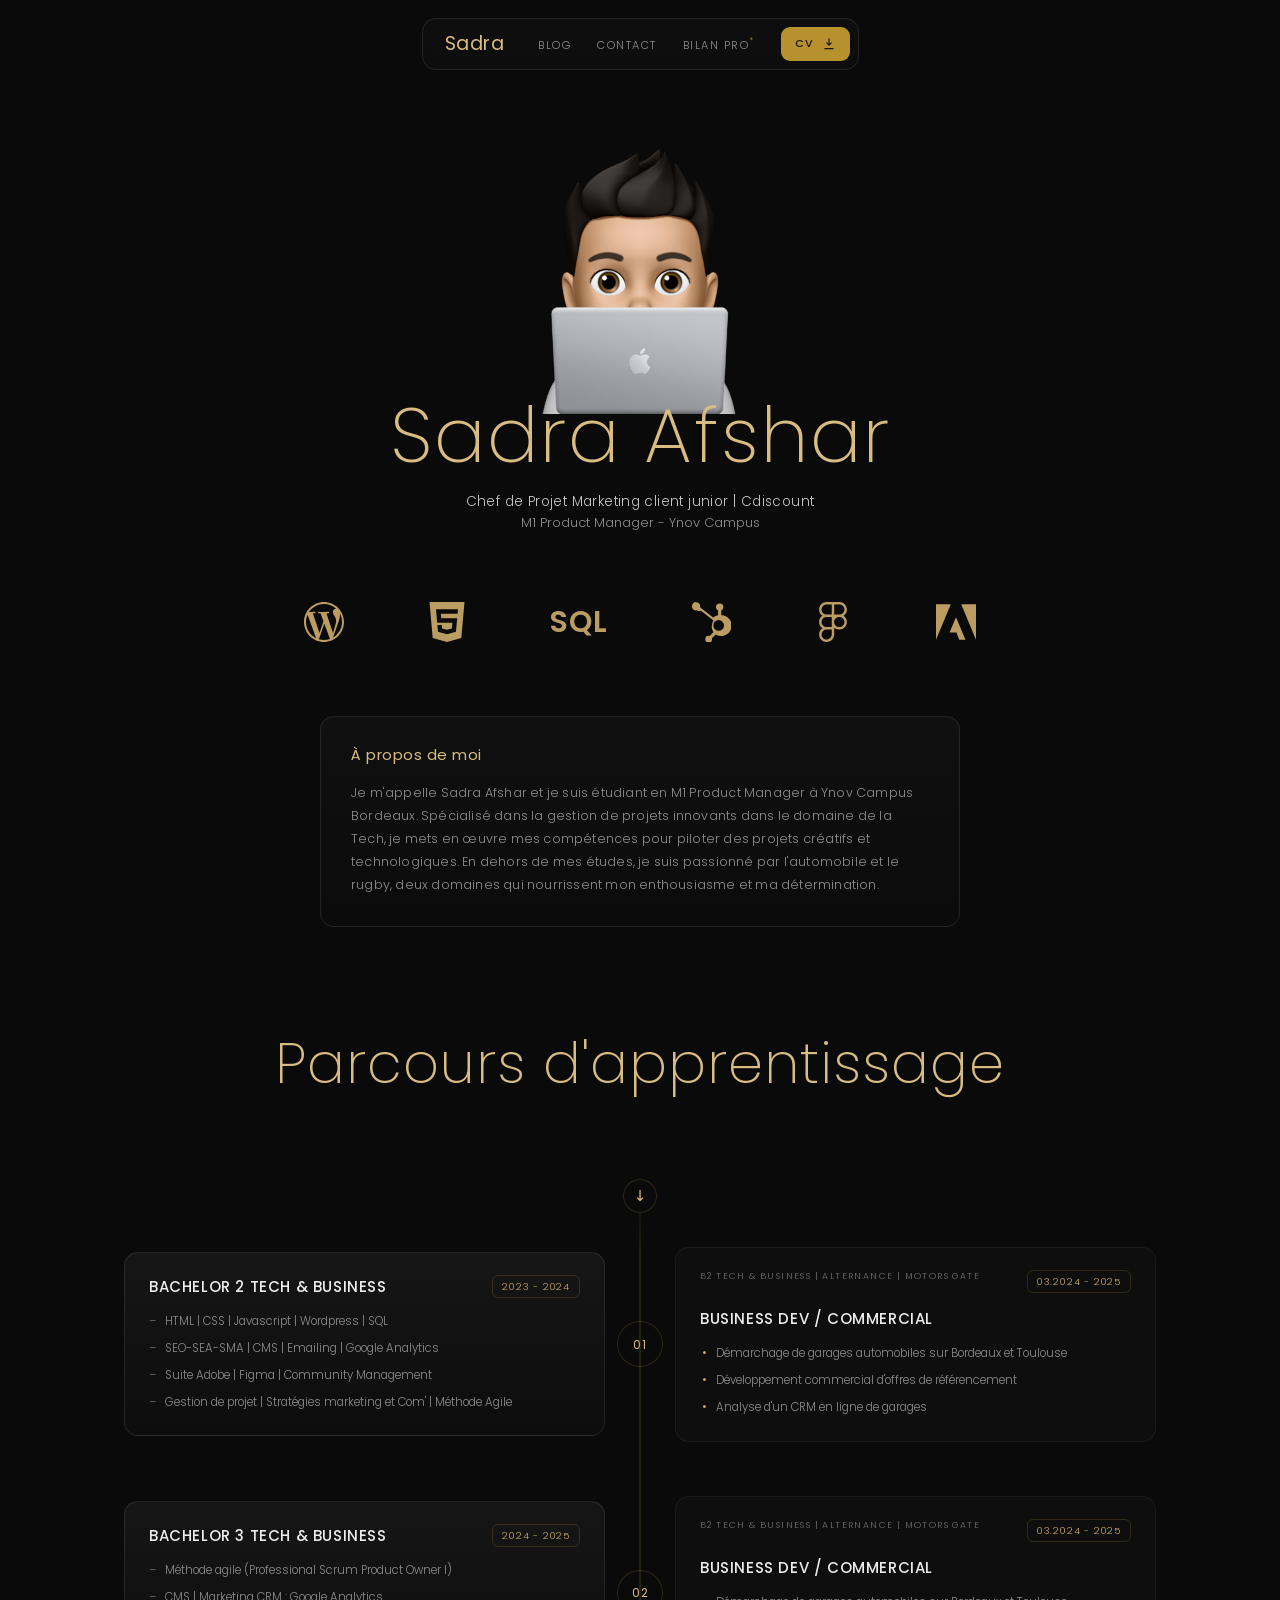
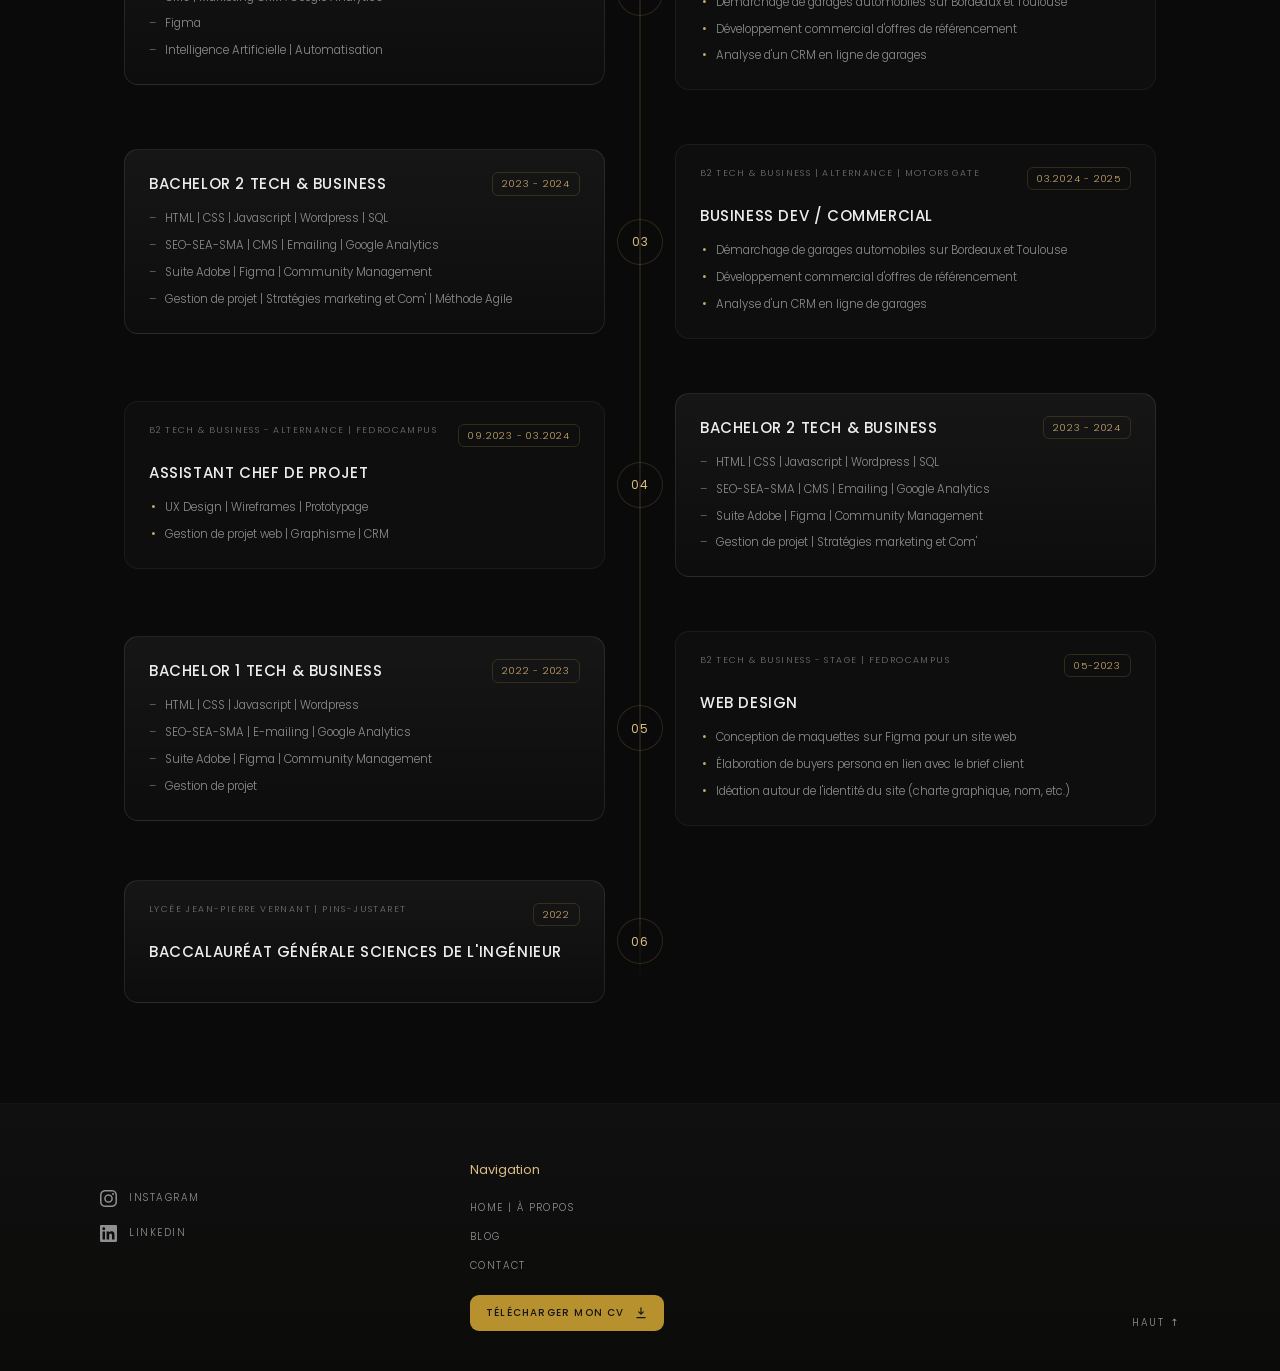
<file: index.html>
<!DOCTYPE html>
<html lang="fr">
<head>
<meta charset="UTF-8" />
<meta name="viewport" content="width=device-width, initial-scale=1.0" />
<title>Sadra Afshar — Chef de Projet Marketing</title>
<meta name="description" content="Portfolio de Sadra Afshar, Chef de Projet Marketing junior et M1 Product Manager à Ynov Campus." />
<link rel="icon" type="image/png" href="favicon.png" />
<link rel="apple-touch-icon" href="favicon.png" />
<link rel="preconnect" href="https://fonts.googleapis.com" />
<link rel="preconnect" href="https://fonts.gstatic.com" crossorigin />
<link href="https://fonts.googleapis.com/css2?family=Poppins:wght@200;300;400;500;600&display=swap" rel="stylesheet" />
<link rel="stylesheet" href="styles.css" />
<script>document.documentElement.classList.add('js');</script>
</head>
<body id="top">

  <!-- ===================== NAV ===================== -->
  <header class="nav-wrap">
    <nav class="nav">
      <a href="#top" class="brand">Sadra</a>
      <ul class="nav-links">
        <li><a href="blog.html">BLOG</a></li>
        <li><a href="contact.html">CONTACT</a></li>
        <li><a href="bilan-pro.html">BILAN PRO<sup>*</sup></a></li>
      </ul>
      <a href="#cv" class="btn-cv">
        CV
        <svg viewBox="0 0 24 24" aria-hidden="true"><path d="M12 3v11m0 0-4-4m4 4 4-4M5 20h14"/></svg>
      </a>
    </nav>
  </header>

  <main>
    <!-- ===================== HERO ===================== -->
    <section class="hero">
      <div class="avatar">
        <img class="avatar-art" src="memoji-hero.png" width="600" height="600" alt="Memoji de Sadra Afshar derrière un MacBook" decoding="async" />
      </div>

      <h1 class="hero-name">Sadra Afshar</h1>
      <p class="hero-role">Chef de Projet Marketing client junior | Cdiscount</p>
      <p class="hero-school">M1 Product Manager - Ynov Campus</p>
    </section>

    <!-- ===================== STACK ICONS ===================== -->
    <section class="stack" aria-label="Compétences techniques">
      <span class="stack-icon" title="WordPress">
        <svg viewBox="0 0 24 24"><path d="M21.469 6.825c.84 1.537 1.318 3.3 1.318 5.175 0 3.979-2.156 7.456-5.363 9.325l3.295-9.527c.615-1.54.82-2.771.82-3.864 0-.405-.026-.78-.07-1.11m-7.981.105c.647-.03 1.232-.105 1.232-.105.582-.075.514-.93-.067-.899 0 0-1.755.135-2.88.135-1.064 0-2.85-.15-2.85-.15-.585-.03-.661.855-.075.885 0 0 .54.061 1.125.09l1.68 4.605-2.37 7.08L5.354 6.9c.649-.03 1.234-.1 1.234-.1.585-.075.516-.93-.065-.896 0 0-1.746.138-2.874.138-.2 0-.438-.008-.69-.015C4.911 3.15 8.235 1.215 12 1.215c2.809 0 5.365 1.072 7.286 2.833-.046-.003-.091-.009-.141-.009-1.06 0-1.812.923-1.812 1.914 0 .89.513 1.643 1.06 2.531.41.72.89 1.643.89 2.977 0 .915-.354 1.994-.821 3.479l-1.075 3.585-3.9-11.61.001.014zM12 22.784c-1.059 0-2.081-.153-3.048-.437l3.237-9.406 3.315 9.087c.024.053.05.101.078.149-1.12.393-2.325.609-3.582.609M1.211 12c0-1.564.336-3.05.935-4.39L7.29 21.709C3.694 19.96 1.212 16.271 1.211 12M12 0C5.385 0 0 5.385 0 12s5.385 12 12 12 12-5.385 12-12S18.615 0 12 0"/></svg>
      </span>
      <span class="stack-icon" title="HTML5">
        <svg viewBox="0 0 24 24"><path d="M1.5 0h21l-1.91 21.563L11.977 24l-8.564-2.438L1.5 0zm7.031 9.75l-.232-2.718 10.059.003.23-2.622L5.412 4.41l.698 8.01h9.126l-.326 3.426-2.91.804-2.955-.81-.188-2.11H6.248l.33 4.171L12 19.351l5.379-1.443.744-8.157H8.531z"/></svg>
      </span>
      <span class="stack-icon stack-text" title="SQL">SQL</span>
      <span class="stack-icon" title="HubSpot">
        <svg viewBox="0 0 24 24"><path d="M18.164 7.93V5.084a2.198 2.198 0 0 0 1.267-1.978v-.067A2.2 2.2 0 0 0 17.238.845h-.067a2.2 2.2 0 0 0-2.193 2.194v.067a2.196 2.196 0 0 0 1.252 1.973l.013.006v2.852a6.22 6.22 0 0 0-2.969 1.31l.012-.01-7.86-6.12A2.49 2.49 0 1 0 3.36 5.024a2.484 2.484 0 0 0 1.215.314c.435 0 .843-.112 1.198-.308l-.013.007 7.731 6.018a6.215 6.215 0 0 0-1.05 3.474c0 1.31.404 2.526 1.094 3.53l-.013-.02-2.351 2.351a1.999 1.999 0 0 0-.581-.093 2.034 2.034 0 1 0 2.032 2.032 1.99 1.99 0 0 0-.093-.581l.005.017 2.326-2.326a6.247 6.247 0 1 0 4.736-11.392l-.067-.024zm-1.55 9.318a3.206 3.206 0 1 1 .003-6.413 3.206 3.206 0 0 1-.003 6.413z"/></svg>
      </span>
      <span class="stack-icon" title="Figma">
        <svg viewBox="0 0 24 24"><path d="M15.852 8.981h-4.588V0h4.588c2.476 0 4.49 2.014 4.49 4.49s-2.014 4.491-4.49 4.491zM12.735 7.51h3.117c1.665 0 3.019-1.355 3.019-3.019s-1.354-3.019-3.019-3.019h-3.117V7.51zm0 1.471H8.148c-2.476 0-4.49-2.015-4.49-4.491S5.672 0 8.148 0h4.588v8.981zm-4.587-7.51c-1.665 0-3.019 1.355-3.019 3.019s1.354 3.02 3.019 3.02h3.117V1.471H8.148zm4.587 15.019H8.148c-2.476 0-4.49-2.014-4.49-4.49s2.014-4.491 4.49-4.491h4.588v8.981zM8.148 8.981c-1.665 0-3.019 1.355-3.019 3.02s1.354 3.019 3.019 3.019h3.117V8.981H8.148zM8.172 24c-2.489 0-4.514-2.014-4.514-4.49s2.014-4.491 4.49-4.491h4.588v4.348c0 2.502-2.036 4.633-4.564 4.633zm-.024-7.51a3.023 3.023 0 0 0-3.019 3.02c0 1.665 1.365 3.019 3.044 3.019 1.705 0 3.093-1.471 3.093-3.162v-2.877H8.148zm7.704 0h-.166c-2.476 0-4.49-2.014-4.49-4.49s2.014-4.49 4.49-4.49h.166c2.476 0 4.49 2.014 4.49 4.49s-2.014 4.49-4.49 4.49zm-.166-7.509c-1.665 0-3.019 1.354-3.019 3.019s1.354 3.019 3.019 3.019h.166c1.665 0 3.019-1.354 3.019-3.019s-1.354-3.019-3.019-3.019h-.166z"/></svg>
      </span>
      <span class="stack-icon" title="Adobe">
        <svg viewBox="0 0 24 24"><path d="M13.966 22.624l-1.69-4.281H8.122l3.892-9.144 5.662 13.425zM8.884 1.376H0v21.248zm15.116 0h-8.884L24 22.624Z"/></svg>
      </span>
    </section>

    <!-- ===================== ABOUT ===================== -->
    <section class="about" id="apropos">
      <div class="about-card">
        <h2 class="about-title">À propos de moi</h2>
        <p class="about-text">
          Je m'appelle Sadra Afshar et je suis étudiant en M1 Product Manager à Ynov Campus Bordeaux.
          Spécialisé dans la gestion de projets innovants dans le domaine de la Tech, je mets en œuvre
          mes compétences pour piloter des projets créatifs et technologiques. En dehors de mes études,
          je suis passionné par l'automobile et le rugby, deux domaines qui nourrissent mon enthousiasme
          et ma détermination.
        </p>
      </div>
    </section>

    <!-- ===================== TIMELINE ===================== -->
    <section class="parcours" id="parcours">
      <h2 class="parcours-title">Parcours d'apprentissage</h2>

      <div class="timeline">
        <div class="t-arrow"><span aria-hidden="true">&#8595;</span></div>

        <!-- Row 1 -->
        <div class="t-row reveal">
          <article class="t-card edu is-left">
            <div class="t-head">
              <h3 class="t-title">BACHELOR 2 TECH &amp; BUSINESS</h3>
              <span class="t-date">2023 - 2024</span>
            </div>
            <ul class="t-list">
              <li>HTML | CSS | Javascript | Wordpress | SQL</li>
              <li>SEO-SEA-SMA | CMS | Emailing | Google Analytics</li>
              <li>Suite Adobe | Figma | Community Management</li>
              <li>Gestion de projet | Stratégies marketing et Com' | Méthode Agile</li>
            </ul>
          </article>
          <div class="t-node"><b>01</b></div>
          <article class="t-card exp is-right">
            <div class="t-head">
              <p class="t-eyebrow">B2 TECH &amp; BUSINESS | ALTERNANCE | MOTORS GATE</p>
              <span class="t-date">03.2024 - 2025</span>
            </div>
            <h3 class="t-title">BUSINESS DEV / COMMERCIAL</h3>
            <ul class="t-list">
              <li>Démarchage de garages automobiles sur Bordeaux et Toulouse</li>
              <li>Développement commercial d'offres de référencement</li>
              <li>Analyse d'un CRM en ligne de garages</li>
            </ul>
          </article>
        </div>

        <!-- Row 2 -->
        <div class="t-row reveal">
          <article class="t-card edu is-left">
            <div class="t-head">
              <h3 class="t-title">BACHELOR 3 TECH &amp; BUSINESS</h3>
              <span class="t-date">2024 - 2025</span>
            </div>
            <ul class="t-list">
              <li>Méthode agile (Professional Scrum Product Owner I)</li>
              <li>CMS | Marketing CRM : Google Analytics</li>
              <li>Figma</li>
              <li>Intelligence Artificielle | Automatisation</li>
            </ul>
          </article>
          <div class="t-node"><b>02</b></div>
          <article class="t-card exp is-right">
            <div class="t-head">
              <p class="t-eyebrow">B2 TECH &amp; BUSINESS | ALTERNANCE | MOTORS GATE</p>
              <span class="t-date">03.2024 - 2025</span>
            </div>
            <h3 class="t-title">BUSINESS DEV / COMMERCIAL</h3>
            <ul class="t-list">
              <li>Démarchage de garages automobiles sur Bordeaux et Toulouse</li>
              <li>Développement commercial d'offres de référencement</li>
              <li>Analyse d'un CRM en ligne de garages</li>
            </ul>
          </article>
        </div>

        <!-- Row 3 -->
        <div class="t-row reveal">
          <article class="t-card edu is-left">
            <div class="t-head">
              <h3 class="t-title">BACHELOR 2 TECH &amp; BUSINESS</h3>
              <span class="t-date">2023 - 2024</span>
            </div>
            <ul class="t-list">
              <li>HTML | CSS | Javascript | Wordpress | SQL</li>
              <li>SEO-SEA-SMA | CMS | Emailing | Google Analytics</li>
              <li>Suite Adobe | Figma | Community Management</li>
              <li>Gestion de projet | Stratégies marketing et Com' | Méthode Agile</li>
            </ul>
          </article>
          <div class="t-node"><b>03</b></div>
          <article class="t-card exp is-right">
            <div class="t-head">
              <p class="t-eyebrow">B2 TECH &amp; BUSINESS | ALTERNANCE | MOTORS GATE</p>
              <span class="t-date">03.2024 - 2025</span>
            </div>
            <h3 class="t-title">BUSINESS DEV / COMMERCIAL</h3>
            <ul class="t-list">
              <li>Démarchage de garages automobiles sur Bordeaux et Toulouse</li>
              <li>Développement commercial d'offres de référencement</li>
              <li>Analyse d'un CRM en ligne de garages</li>
            </ul>
          </article>
        </div>

        <!-- Row 4 -->
        <div class="t-row reveal">
          <article class="t-card exp is-left">
            <div class="t-head">
              <p class="t-eyebrow">B2 TECH &amp; BUSINESS - ALTERNANCE | FEDROCAMPUS</p>
              <span class="t-date">09.2023 - 03.2024</span>
            </div>
            <h3 class="t-title">ASSISTANT CHEF DE PROJET</h3>
            <ul class="t-list">
              <li>UX Design | Wireframes | Prototypage</li>
              <li>Gestion de projet web | Graphisme | CRM</li>
            </ul>
          </article>
          <div class="t-node"><b>04</b></div>
          <article class="t-card edu is-right">
            <div class="t-head">
              <h3 class="t-title">BACHELOR 2 TECH &amp; BUSINESS</h3>
              <span class="t-date">2023 - 2024</span>
            </div>
            <ul class="t-list">
              <li>HTML | CSS | Javascript | Wordpress | SQL</li>
              <li>SEO-SEA-SMA | CMS | Emailing | Google Analytics</li>
              <li>Suite Adobe | Figma | Community Management</li>
              <li>Gestion de projet | Stratégies marketing et Com'</li>
            </ul>
          </article>
        </div>

        <!-- Row 5 -->
        <div class="t-row reveal">
          <article class="t-card edu is-left">
            <div class="t-head">
              <h3 class="t-title">BACHELOR 1 TECH &amp; BUSINESS</h3>
              <span class="t-date">2022 - 2023</span>
            </div>
            <ul class="t-list">
              <li>HTML | CSS | Javascript | Wordpress</li>
              <li>SEO-SEA-SMA | E-mailing | Google Analytics</li>
              <li>Suite Adobe | Figma | Community Management</li>
              <li>Gestion de projet</li>
            </ul>
          </article>
          <div class="t-node"><b>05</b></div>
          <article class="t-card exp is-right">
            <div class="t-head">
              <p class="t-eyebrow">B2 TECH &amp; BUSINESS - STAGE | FEDROCAMPUS</p>
              <span class="t-date">05-2023</span>
            </div>
            <h3 class="t-title">WEB DESIGN</h3>
            <ul class="t-list">
              <li>Conception de maquettes sur Figma pour un site web</li>
              <li>Élaboration de buyers persona en lien avec le brief client</li>
              <li>Idéation autour de l'identité du site (charte graphique, nom, etc.)</li>
            </ul>
          </article>
        </div>

        <!-- Row 6 -->
        <div class="t-row reveal">
          <article class="t-card edu is-left">
            <div class="t-head">
              <p class="t-eyebrow">LYCÉE JEAN-PIERRE VERNANT | PINS-JUSTARET</p>
              <span class="t-date">2022</span>
            </div>
            <h3 class="t-title">BACCALAURÉAT GÉNÉRALE SCIENCES DE L'INGÉNIEUR</h3>
          </article>
          <div class="t-node"><b>06</b></div>
          <div class="is-right" aria-hidden="true"></div>
        </div>
      </div>
    </section>
  </main>

  <!-- ===================== FOOTER ===================== -->
  <footer class="footer" id="contact">
    <div class="footer-inner">
      <div class="f-social">
        <a href="#" class="f-social-link">
          <svg viewBox="0 0 24 24" aria-hidden="true"><path d="M7.0301.084c-1.2768.0602-2.1487.264-2.911.5634-.7888.3075-1.4575.72-2.1228 1.3877-.6652.6677-1.075 1.3368-1.3802 2.127-.2954.7638-.4956 1.6365-.552 2.914-.0564 1.2775-.0689 1.6882-.0626 4.947.0062 3.2586.0206 3.6671.0825 4.9473.061 1.2765.264 2.1482.5635 2.9107.308.7889.72 1.4573 1.388 2.1228.6679.6655 1.3365 1.0743 2.1285 1.38.7632.295 1.6361.4961 2.9134.552 1.2773.056 1.6884.069 4.9462.0627 3.2578-.0062 3.668-.0207 4.9478-.0814 1.28-.0607 2.147-.2652 2.9098-.5633.7889-.3086 1.4578-.72 2.1228-1.3881.665-.6682 1.0745-1.3378 1.3795-2.1284.2957-.7632.4966-1.636.552-2.9124.056-1.2809.0692-1.6898.063-4.948-.0063-3.2583-.021-3.6668-.0817-4.9465-.0607-1.2797-.264-2.1487-.5633-2.9117-.3084-.7889-.72-1.4568-1.3876-2.1228C21.2982 1.33 20.628.9208 19.8378.6165 19.074.321 18.2017.1197 16.9244.0645 15.6471.0093 15.236-.005 11.977.0014 8.718.0076 8.31.0215 7.0301.0839m.1402 21.6932c-1.17-.0509-1.8053-.2453-2.2287-.408-.5606-.216-.96-.4771-1.3819-.895-.422-.4178-.6811-.8186-.9-1.378-.1644-.4234-.3624-1.058-.4171-2.228-.0595-1.2645-.072-1.6442-.079-4.848-.007-3.2037.0053-3.583.0607-4.848.0508-1.169.2461-1.8055.408-2.2284.216-.5613.4762-.96.895-1.3816.4188-.4217.8184-.6814 1.3783-.9003.4229-.1649 1.0568-.3618 2.2266-.4174 1.2655-.0599 1.6447-.0708 4.848-.0789 3.2033-.008 3.5835.0053 4.8495.0607 1.169.0508 1.8053.2445 2.2282.4074.5606.216.96.4763 1.3816.8954.4217.419.6816.8181.9003 1.3787.1649.4212.3618 1.0563.4169 2.2256.06 1.2655.0739 1.645.0799 4.848.006 3.203-.0053 3.5834-.0607 4.848-.051 1.17-.2456 1.8055-.408 2.2294-.216.5604-.4763.96-.8954 1.3816-.419.4215-.8181.6811-1.3783.9-.4226.1647-1.0577.3617-2.2265.4174-1.2656.0597-1.6448.0708-4.8493.0789-3.2045.008-3.5825-.006-4.848-.0607M16.953 5.5864A1.44 1.44 0 1 0 18.39 4.144a1.44 1.44 0 0 0-1.437 1.4424M5.8385 12.012c.0067 3.4032 2.7706 6.1557 6.173 6.1493 3.4026-.0065 6.157-2.7701 6.1506-6.1733-.0065-3.4032-2.771-6.1565-6.174-6.1498-3.403.0067-6.156 2.771-6.1496 6.1738M8 12.0048a4 4 0 1 1 4.008 3.9921A3.9996 3.9996 0 0 1 8 12.0048"/></svg>
          <span>INSTAGRAM</span>
        </a>
        <a href="#" class="f-social-link">
          <svg viewBox="0 0 24 24" aria-hidden="true"><path d="M20.447 20.452h-3.554v-5.569c0-1.328-.027-3.037-1.852-3.037-1.853 0-2.136 1.445-2.136 2.939v5.667H9.351V9h3.414v1.561h.046c.477-.9 1.637-1.85 3.37-1.85 3.601 0 4.267 2.37 4.267 5.455v6.286zM5.337 7.433c-1.144 0-2.063-.926-2.063-2.065 0-1.138.92-2.063 2.063-2.063 1.14 0 2.064.925 2.064 2.063 0 1.139-.925 2.065-2.064 2.065zm1.782 13.019H3.555V9h3.564v11.452zM22.225 0H1.771C.792 0 0 .774 0 1.729v20.542C0 23.227.792 24 1.771 24h20.451C23.2 24 24 23.227 24 22.271V1.729C24 .774 23.2 0 22.222 0h.003z"/></svg>
          <span>LINKEDIN</span>
        </a>
      </div>

      <div class="f-nav">
        <h4>Navigation</h4>
        <a href="#apropos">HOME | À PROPOS</a>
        <a href="#blog">BLOG</a>
        <a href="contact.html">CONTACT</a>
        <a href="#cv" class="btn-gold">
          TÉLÉCHARGER MON CV
          <svg viewBox="0 0 24 24" aria-hidden="true"><path d="M12 3v11m0 0-4-4m4 4 4-4M5 20h14"/></svg>
        </a>
      </div>

      <div class="f-top">
        <a href="#top" class="back-top">HAUT <span aria-hidden="true">&#8593;</span></a>
      </div>
    </div>
  </footer>

  <script src="script.js"></script>
</body>
</html>
</file>
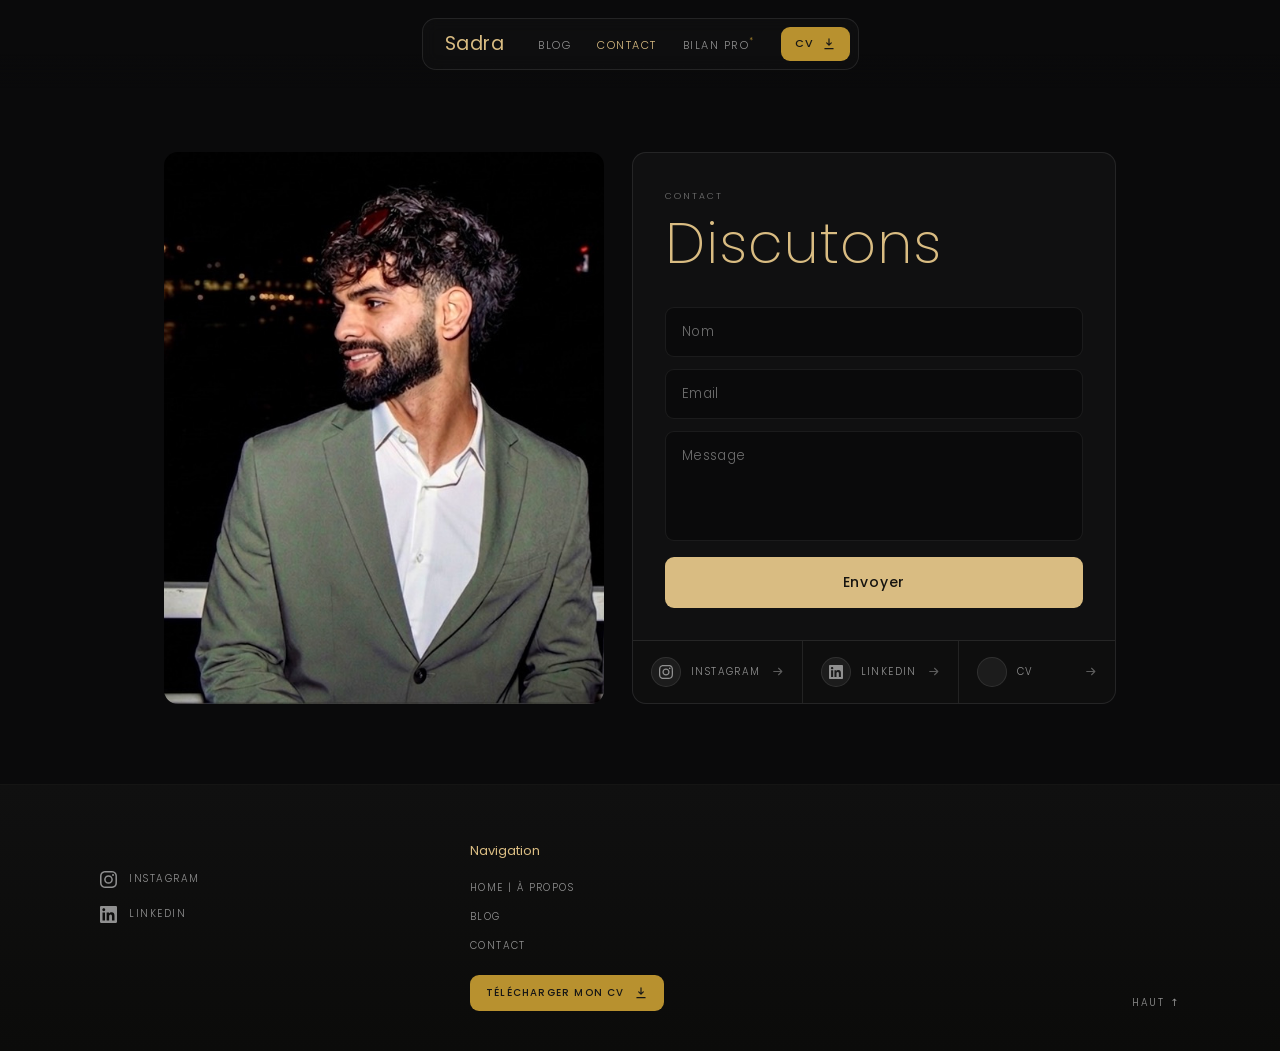
<file: contact.html>
<!DOCTYPE html>
<html lang="fr">
<head>
<meta charset="UTF-8" />
<meta name="viewport" content="width=device-width, initial-scale=1.0" />
<title>Contact — Sadra Afshar</title>
<meta name="description" content="Contactez Sadra Afshar — Chef de Projet Marketing & M1 Product Manager." />
<link rel="preconnect" href="https://fonts.googleapis.com" />
<link rel="preconnect" href="https://fonts.gstatic.com" crossorigin />
<link href="https://fonts.googleapis.com/css2?family=Poppins:wght@200;300;400;500;600&display=swap" rel="stylesheet" />
<link rel="stylesheet" href="styles.css" />
<script>document.documentElement.classList.add('js');</script>
</head>
<body id="top">

  <!-- NAV -->
  <header class="nav-wrap">
    <nav class="nav">
      <a href="index.html" class="brand">Sadra</a>
      <ul class="nav-links">
        <li><a href="blog.html">BLOG</a></li>
        <li><a href="contact.html" class="is-active">CONTACT</a></li>
        <li><a href="bilan-pro.html">BILAN PRO<sup>*</sup></a></li>
      </ul>
      <a href="#cv" class="btn-cv">
        CV
        <svg viewBox="0 0 24 24" aria-hidden="true"><path d="M12 3v11m0 0-4-4m4 4 4-4M5 20h14"/></svg>
      </a>
    </nav>
  </header>

  <main class="contact-main">

    <!-- PHOTO -->
    <div class="contact-photo-wrap">
      <img
        class="contact-photo"
        src="photo-contact.jpeg"
        alt="Photo de Sadra Afshar"
      />
    </div>

    <!-- CARD -->
    <div class="contact-card">

      <div class="contact-card-top">
        <span class="contact-label">CONTACT</span>
        <h1 class="contact-heading">Discutons</h1>

        <form
          id="contact-form"
          class="contact-form"
          method="POST"
          action="https://formspree.io/f/mzdqnnjo"
          novalidate
        >
          <input type="hidden" name="_subject" value="Nouveau message — Portfolio Sadra" />

          <div class="contact-field-wrap">
            <input
              id="f-nom"
              class="contact-input"
              type="text"
              name="nom"
              placeholder="Nom"
              autocomplete="name"
            />
            <span class="contact-field-error" id="err-nom"></span>
          </div>

          <div class="contact-field-wrap">
            <input
              id="f-email"
              class="contact-input"
              type="text"
              name="email"
              placeholder="Email"
              autocomplete="email"
            />
            <span class="contact-field-error" id="err-email"></span>
          </div>

          <div class="contact-field-wrap">
            <textarea
              id="f-message"
              class="contact-input contact-textarea"
              name="message"
              placeholder="Message"
              rows="4"
            ></textarea>
            <span class="contact-field-error" id="err-message"></span>
          </div>

          <button type="submit" class="contact-submit" id="contact-submit-btn">Envoyer</button>

          <!-- Confirmation -->
          <div class="contact-success" id="contact-success" aria-live="polite">
            <svg viewBox="0 0 24 24" aria-hidden="true"><path d="M20 6L9 17l-5-5"/></svg>
            Message envoyé ! Je te réponds dès que possible.
          </div>
        </form>
      </div>

      <!-- SOCIAL BUTTONS -->
      <div class="contact-socials">
        <a href="#" class="contact-social-btn">
          <span class="csb-icon">
            <svg viewBox="0 0 24 24" aria-hidden="true"><path d="M7.0301.084c-1.2768.0602-2.1487.264-2.911.5634-.7888.3075-1.4575.72-2.1228 1.3877-.6652.6677-1.075 1.3368-1.3802 2.127-.2954.7638-.4956 1.6365-.552 2.914-.0564 1.2775-.0689 1.6882-.0626 4.947.0062 3.2586.0206 3.6671.0825 4.9473.061 1.2765.264 2.1482.5635 2.9107.308.7889.72 1.4573 1.388 2.1228.6679.6655 1.3365 1.0743 2.1285 1.38.7632.295 1.6361.4961 2.9134.552 1.2773.056 1.6884.069 4.9462.0627 3.2578-.0062 3.668-.0207 4.9478-.0814 1.28-.0607 2.147-.2652 2.9098-.5633.7889-.3086 1.4578-.72 2.1228-1.3881.665-.6682 1.0745-1.3378 1.3795-2.1284.2957-.7632.4966-1.636.552-2.9124.056-1.2809.0692-1.6898.063-4.948-.0063-3.2583-.021-3.6668-.0817-4.9465-.0607-1.2797-.264-2.1487-.5633-2.9117-.3084-.7889-.72-1.4568-1.3876-2.1228C21.2982 1.33 20.628.9208 19.8378.6165 19.074.321 18.2017.1197 16.9244.0645 15.6471.0093 15.236-.005 11.977.0014 8.718.0076 8.31.0215 7.0301.0839m.1402 21.6932c-1.17-.0509-1.8053-.2453-2.2287-.408-.5606-.216-.96-.4771-1.3819-.895-.422-.4178-.6811-.8186-.9-1.378-.1644-.4234-.3624-1.058-.4171-2.228-.0595-1.2645-.072-1.6442-.079-4.848-.007-3.2037.0053-3.583.0607-4.848.0508-1.169.2461-1.8055.408-2.2284.216-.5613.4762-.96.895-1.3816.4188-.4217.8184-.6814 1.3783-.9003.4229-.1649 1.0568-.3618 2.2266-.4174 1.2655-.0599 1.6447-.0708 4.848-.0789 3.2033-.008 3.5835.0053 4.8495.0607 1.169.0508 1.8053.2445 2.2282.4074.5606.216.96.4763 1.3816.8954.4217.419.6816.8181.9003 1.3787.1649.4212.3618 1.0563.4169 2.2256.06 1.2655.0739 1.645.0799 4.848.006 3.203-.0053 3.5834-.0607 4.848-.051 1.17-.2456 1.8055-.408 2.2294-.216.5604-.4763.96-.8954 1.3816-.419.4215-.8181.6811-1.3783.9-.4226.1647-1.0577.3617-2.2265.4174-1.2656.0597-1.6448.0708-4.8493.0789-3.2045.008-3.5825-.006-4.848-.0607M16.953 5.5864A1.44 1.44 0 1 0 18.39 4.144a1.44 1.44 0 0 0-1.437 1.4424M5.8385 12.012c.0067 3.4032 2.7706 6.1557 6.173 6.1493 3.4026-.0065 6.157-2.7701 6.1506-6.1733-.0065-3.4032-2.771-6.1565-6.174-6.1498-3.403.0067-6.156 2.771-6.1496 6.1738M8 12.0048a4 4 0 1 1 4.008 3.9921A3.9996 3.9996 0 0 1 8 12.0048"/></svg>
          </span>
          <span class="csb-label">INSTAGRAM</span>
          <svg class="csb-arrow" viewBox="0 0 24 24" aria-hidden="true"><path d="M5 12h14M14 6l6 6-6 6"/></svg>
        </a>

        <a href="#" class="contact-social-btn">
          <span class="csb-icon">
            <svg viewBox="0 0 24 24" aria-hidden="true"><path d="M20.447 20.452h-3.554v-5.569c0-1.328-.027-3.037-1.852-3.037-1.853 0-2.136 1.445-2.136 2.939v5.667H9.351V9h3.414v1.561h.046c.477-.9 1.637-1.85 3.37-1.85 3.601 0 4.267 2.37 4.267 5.455v6.286zM5.337 7.433c-1.144 0-2.063-.926-2.063-2.065 0-1.138.92-2.063 2.063-2.063 1.14 0 2.064.925 2.064 2.063 0 1.139-.925 2.065-2.064 2.065zm1.782 13.019H3.555V9h3.564v11.452zM22.225 0H1.771C.792 0 0 .774 0 1.729v20.542C0 23.227.792 24 1.771 24h20.451C23.2 24 24 23.227 24 22.271V1.729C24 .774 23.2 0 22.222 0h.003z"/></svg>
          </span>
          <span class="csb-label">LINKEDIN</span>
          <svg class="csb-arrow" viewBox="0 0 24 24" aria-hidden="true"><path d="M5 12h14M14 6l6 6-6 6"/></svg>
        </a>

        <a href="#cv" class="contact-social-btn">
          <span class="csb-icon">
            <svg viewBox="0 0 24 24" aria-hidden="true"><path d="M12 3v11m0 0-4-4m4 4 4-4M5 20h14"/></svg>
          </span>
          <span class="csb-label">CV</span>
          <svg class="csb-arrow" viewBox="0 0 24 24" aria-hidden="true"><path d="M5 12h14M14 6l6 6-6 6"/></svg>
        </a>
      </div>

    </div>
  </main>

  <!-- FOOTER -->
  <footer class="footer" id="contact-footer">
    <div class="footer-inner">
      <div class="f-social">
        <a href="#" class="f-social-link">
          <svg viewBox="0 0 24 24" aria-hidden="true"><path d="M7.0301.084c-1.2768.0602-2.1487.264-2.911.5634-.7888.3075-1.4575.72-2.1228 1.3877-.6652.6677-1.075 1.3368-1.3802 2.127-.2954.7638-.4956 1.6365-.552 2.914-.0564 1.2775-.0689 1.6882-.0626 4.947.0062 3.2586.0206 3.6671.0825 4.9473.061 1.2765.264 2.1482.5635 2.9107.308.7889.72 1.4573 1.388 2.1228.6679.6655 1.3365 1.0743 2.1285 1.38.7632.295 1.6361.4961 2.9134.552 1.2773.056 1.6884.069 4.9462.0627 3.2578-.0062 3.668-.0207 4.9478-.0814 1.28-.0607 2.147-.2652 2.9098-.5633.7889-.3086 1.4578-.72 2.1228-1.3881.665-.6682 1.0745-1.3378 1.3795-2.1284.2957-.7632.4966-1.636.552-2.9124.056-1.2809.0692-1.6898.063-4.948-.0063-3.2583-.021-3.6668-.0817-4.9465-.0607-1.2797-.264-2.1487-.5633-2.9117-.3084-.7889-.72-1.4568-1.3876-2.1228C21.2982 1.33 20.628.9208 19.8378.6165 19.074.321 18.2017.1197 16.9244.0645 15.6471.0093 15.236-.005 11.977.0014 8.718.0076 8.31.0215 7.0301.0839m.1402 21.6932c-1.17-.0509-1.8053-.2453-2.2287-.408-.5606-.216-.96-.4771-1.3819-.895-.422-.4178-.6811-.8186-.9-1.378-.1644-.4234-.3624-1.058-.4171-2.228-.0595-1.2645-.072-1.6442-.079-4.848-.007-3.2037.0053-3.583.0607-4.848.0508-1.169.2461-1.8055.408-2.2284.216-.5613.4762-.96.895-1.3816.4188-.4217.8184-.6814 1.3783-.9003.4229-.1649 1.0568-.3618 2.2266-.4174 1.2655-.0599 1.6447-.0708 4.848-.0789 3.2033-.008 3.5835.0053 4.8495.0607 1.169.0508 1.8053.2445 2.2282.4074.5606.216.96.4763 1.3816.8954.4217.419.6816.8181.9003 1.3787.1649.4212.3618 1.0563.4169 2.2256.06 1.2655.0739 1.645.0799 4.848.006 3.203-.0053 3.5834-.0607 4.848-.051 1.17-.2456 1.8055-.408 2.2294-.216.5604-.4763.96-.8954 1.3816-.419.4215-.8181.6811-1.3783.9-.4226.1647-1.0577.3617-2.2265.4174-1.2656.0597-1.6448.0708-4.8493.0789-3.2045.008-3.5825-.006-4.848-.0607M16.953 5.5864A1.44 1.44 0 1 0 18.39 4.144a1.44 1.44 0 0 0-1.437 1.4424M5.8385 12.012c.0067 3.4032 2.7706 6.1557 6.173 6.1493 3.4026-.0065 6.157-2.7701 6.1506-6.1733-.0065-3.4032-2.771-6.1565-6.174-6.1498-3.403.0067-6.156 2.771-6.1496 6.1738M8 12.0048a4 4 0 1 1 4.008 3.9921A3.9996 3.9996 0 0 1 8 12.0048"/></svg>
          <span>INSTAGRAM</span>
        </a>
        <a href="#" class="f-social-link">
          <svg viewBox="0 0 24 24" aria-hidden="true"><path d="M20.447 20.452h-3.554v-5.569c0-1.328-.027-3.037-1.852-3.037-1.853 0-2.136 1.445-2.136 2.939v5.667H9.351V9h3.414v1.561h.046c.477-.9 1.637-1.85 3.37-1.85 3.601 0 4.267 2.37 4.267 5.455v6.286zM5.337 7.433c-1.144 0-2.063-.926-2.063-2.065 0-1.138.92-2.063 2.063-2.063 1.14 0 2.064.925 2.064 2.063 0 1.139-.925 2.065-2.064 2.065zm1.782 13.019H3.555V9h3.564v11.452zM22.225 0H1.771C.792 0 0 .774 0 1.729v20.542C0 23.227.792 24 1.771 24h20.451C23.2 24 24 23.227 24 22.271V1.729C24 .774 23.2 0 22.222 0h.003z"/></svg>
          <span>LINKEDIN</span>
        </a>
      </div>
      <div class="f-nav">
        <h4>Navigation</h4>
        <a href="index.html#apropos">HOME | À PROPOS</a>
        <a href="blog.html">BLOG</a>
        <a href="contact.html">CONTACT</a>
        <a href="#cv" class="btn-gold">
          TÉLÉCHARGER MON CV
          <svg viewBox="0 0 24 24" aria-hidden="true"><path d="M12 3v11m0 0-4-4m4 4 4-4M5 20h14"/></svg>
        </a>
      </div>
      <div class="f-top">
        <a href="#top" class="back-top">HAUT <span aria-hidden="true">&#8593;</span></a>
      </div>
    </div>
  </footer>

  <script src="script.js"></script>
  <script>
  (function () {
    var form = document.getElementById('contact-form');
    var btn  = document.getElementById('contact-submit-btn');
    var ok   = document.getElementById('contact-success');
    if (!form || !btn || !ok) return;

    function setError(id, msg) {
      var el = document.getElementById(id);
      if (el) { el.textContent = msg; el.style.display = msg ? 'block' : 'none'; }
      var input = document.getElementById(id.replace('err-', 'f-'));
      if (input) input.classList.toggle('is-invalid', !!msg);
    }
    function clearErrors() {
      ['nom','email','message'].forEach(function(k){ setError('err-'+k, ''); });
    }

    function validate() {
      var nom     = document.getElementById('f-nom').value.trim();
      var email   = document.getElementById('f-email').value.trim();
      var message = document.getElementById('f-message').value.trim();
      var valid   = true;
      clearErrors();
      if (!nom) { setError('err-nom', 'Merci de renseigner ton nom.'); valid = false; }
      if (!email) {
        setError('err-email', 'Merci de renseigner ton adresse email.');
        valid = false;
      } else if (!/^[^\s@]+@[^\s@]+\.[^\s@]+$/.test(email)) {
        setError('err-email', 'Cette adresse email ne semble pas valide.');
        valid = false;
      }
      if (!message) { setError('err-message', 'Le message ne peut pas être vide.'); valid = false; }
      return valid;
    }

    form.addEventListener('submit', function (e) {
      e.preventDefault();
      if (!validate()) return;

      btn.disabled    = true;
      btn.textContent = 'Envoi en cours…';

      var action = form.action;

      // Formspree pas encore configuré → email de secours
      if (action.indexOf('REMPLACE_PAR_TON_ID') !== -1) {
        window.location.href =
          'mailto:sadra.afshar@ynov.com'
          + '?subject=' + encodeURIComponent('Message via portfolio')
          + '&body='    + encodeURIComponent(
              'Nom : '     + document.getElementById('f-nom').value.trim()     + '\n'
            + 'Email : '   + document.getElementById('f-email').value.trim()   + '\n\n'
            + document.getElementById('f-message').value.trim()
            );
        btn.disabled    = false;
        btn.textContent = 'Envoyer';
        return;
      }

      // Formspree configuré → envoi AJAX
      fetch(action, {
        method:  'POST',
        body:    new FormData(form),
        headers: { Accept: 'application/json' }
      })
      .then(function (res) {
        if (res.ok) {
          form.reset();
          clearErrors();
          btn.style.display = 'none';
          ok.style.display  = 'flex';
        } else {
          return res.json().catch(function(){ return {}; }).then(function(data){
            throw new Error(data.error || 'Erreur serveur');
          });
        }
      })
      .catch(function (err) {
        btn.disabled    = false;
        btn.textContent = 'Envoyer';
        setError('err-message', 'Envoi échoué (' + err.message + '). Écris-moi directement à sadra.afshar@ynov.com');
      });
    });
  })();
  </script>
</body>
</html>
</file>
<file: styles.css>
/* ============================================================
   Sadra Afshar — Portfolio
   ============================================================ */

:root {
  --bg:        #0a0a0b;
  --bg-soft:   #0f0f10;
  --gold:      #d9bc82;   /* display headings — warmer amber-gold */
  --gold-soft: #cba96a;
  --gold-acc:  #b8912f;   /* buttons / accents — rich dark-gold  */
  --text:      #dadada;
  --muted:     #909090;
  --muted-2:   #6e6e6e;
  --line:      rgba(190, 155, 70, .30);
  --border:    rgba(255, 255, 255, .09);
  --border-2:  rgba(190, 155, 70, .20);
  --card-edu:  linear-gradient(180deg, rgba(255,255,255,.05), rgba(255,255,255,.014));
  --card-exp:  rgba(255, 255, 255, .018);
  --radius:    14px;
  --container: 1080px;
  --font:      'Poppins', system-ui, -apple-system, Segoe UI, Roboto, sans-serif;
}

* { box-sizing: border-box; margin: 0; padding: 0; }

html { scroll-behavior: smooth; }

body {
  font-family: var(--font);
  background: var(--bg);
  color: var(--text);
  font-weight: 300;
  line-height: 1.6;
  -webkit-font-smoothing: antialiased;
  overflow-x: hidden;
}

a { color: inherit; text-decoration: none; }
ul { list-style: none; }

/* ===================== NAV ===================== */
.nav-wrap {
  position: sticky;
  top: 0;
  z-index: 50;
  display: flex;
  justify-content: center;
  padding: 18px 16px;
  background: linear-gradient(180deg, var(--bg) 60%, transparent);
}

.nav {
  display: flex;
  align-items: center;
  gap: 26px;
  padding: 8px 8px 8px 22px;
  border: 1px solid var(--border);
  border-radius: 14px;
  background: rgba(255, 255, 255, .02);
  backdrop-filter: blur(8px);
}

.brand {
  font-size: 19px;
  font-weight: 400;
  letter-spacing: .5px;
  color: var(--gold);
  padding-right: 8px;
}

.nav-links {
  display: flex;
  gap: 26px;
}
.nav-links a {
  font-size: 11px;
  letter-spacing: 1.5px;
  color: var(--muted);
  transition: color .2s;
}
.nav-links a:hover { color: var(--gold); }
.nav-links sup { color: var(--gold-acc); font-size: 8px; }

.btn-cv {
  display: inline-flex;
  align-items: center;
  gap: 7px;
  font-size: 11px;
  letter-spacing: 1.5px;
  color: #161616;
  background: var(--gold-acc);
  padding: 8px 14px;
  border-radius: 9px;
  font-weight: 500;
  transition: filter .2s, transform .2s;
}
.btn-cv:hover { filter: brightness(1.08); transform: translateY(-1px); }
.btn-cv svg { width: 14px; height: 14px; fill: none; stroke: #161616; stroke-width: 2; stroke-linecap: round; stroke-linejoin: round; }

/* ===================== HERO ===================== */
.hero {
  text-align: center;
  padding: 26px 16px 8px;
}

.avatar {
  width: 300px;
  max-width: 78vw;
  margin: 0 auto -18px;
}
.avatar-art { width: 100%; height: auto; display: block; }

.hero-name {
  font-size: clamp(40px, 8vw, 76px);
  font-weight: 200;
  letter-spacing: 2px;
  color: var(--gold);
  line-height: 1.05;
}

.hero-role {
  margin-top: 16px;
  font-size: 13.5px;
  letter-spacing: .4px;
  color: #c9c9c9;
}
.hero-school {
  font-size: 13px;
  color: var(--muted);
}

/* ===================== STACK ICONS ===================== */
.stack {
  max-width: 720px;
  margin: 56px auto 0;
  padding: 0 24px;
  display: flex;
  align-items: center;
  justify-content: space-between;
  gap: 18px;
}
.stack-icon {
  color: var(--gold-soft);
  opacity: .92;
  transition: transform .25s, opacity .25s, color .25s;
}
.stack-icon svg { width: 40px; height: 40px; fill: currentColor; display: block; }
.stack-icon:hover { transform: translateY(-4px); opacity: 1; color: var(--gold); }
.stack-text {
  font-size: 30px;
  font-weight: 600;
  letter-spacing: 1px;
}

/* ===================== ABOUT ===================== */
.about {
  display: flex;
  justify-content: center;
  padding: 70px 24px 0;
}
.about-card {
  max-width: 640px;
  width: 100%;
  border: 1px solid var(--border);
  border-radius: var(--radius);
  background: linear-gradient(180deg, rgba(255,255,255,.028), rgba(255,255,255,.008));
  padding: 26px 30px 30px;
}
.about-title {
  font-size: 15px;
  font-weight: 400;
  letter-spacing: .5px;
  color: var(--gold);
  margin-bottom: 14px;
}
.about-text {
  font-size: 12.5px;
  line-height: 1.85;
  color: var(--muted);
  letter-spacing: .2px;
}

/* ===================== PARCOURS / TIMELINE ===================== */
.parcours {
  max-width: var(--container);
  margin: 0 auto;
  padding: 92px 24px 40px;
}
.parcours-title {
  text-align: center;
  font-size: clamp(34px, 6vw, 56px);
  font-weight: 200;
  letter-spacing: 1px;
  color: var(--gold);
  margin-bottom: 70px;
}

.timeline {
  position: relative;
}
.timeline::before {
  content: "";
  position: absolute;
  left: 50%;
  top: 6px;
  bottom: 20px;
  width: 1px;
  transform: translateX(-50%);
  background: linear-gradient(180deg, transparent, var(--line) 5%, var(--line) 95%, transparent);
}

.t-arrow {
  display: flex;
  justify-content: center;
  margin-bottom: 34px;
  position: relative;
}
.t-arrow span {
  width: 34px;
  height: 34px;
  border-radius: 50%;
  border: 1px solid var(--border-2);
  background: var(--bg);
  color: var(--gold);
  display: flex;
  align-items: center;
  justify-content: center;
  font-size: 15px;
}

.t-row {
  display: grid;
  grid-template-columns: 1fr 70px 1fr;
  align-items: center;
  margin-bottom: 54px;
}
.t-row:last-child { margin-bottom: 0; }

.t-node {
  grid-column: 2;
  display: flex;
  justify-content: center;
  align-items: center;
}
.t-node b {
  width: 46px;
  height: 46px;
  border-radius: 50%;
  border: 1px solid var(--border-2);
  background: var(--bg);
  color: var(--gold);
  display: flex;
  align-items: center;
  justify-content: center;
  font-size: 12px;
  font-weight: 400;
  letter-spacing: 1px;
}

/* cards */
.t-card {
  position: relative;
  border-radius: var(--radius);
  padding: 22px 24px 24px;
  min-height: 92px;
}
.t-card.is-left  { grid-column: 1; }
.t-card.is-right { grid-column: 3; }

.t-card.edu {
  background: var(--card-edu);
  border: 1px solid var(--border);
}
.t-card.exp {
  background: var(--card-exp);
  border: 1px solid rgba(255, 255, 255, .05);
}

.t-head {
  display: flex;
  justify-content: space-between;
  align-items: flex-start;
  gap: 14px;
  margin-bottom: 14px;
}

.t-date {
  flex: none;
  align-self: flex-start;
  font-size: 9.5px;
  letter-spacing: .8px;
  color: var(--gold-soft);
  border: 1px solid var(--border-2);
  border-radius: 6px;
  padding: 3px 9px;
  white-space: nowrap;
}

.t-eyebrow {
  font-size: 9px;
  letter-spacing: 1.4px;
  color: var(--muted-2);
  text-transform: uppercase;
  line-height: 1.5;
}

.t-title {
  font-size: 15px;
  font-weight: 500;
  letter-spacing: .6px;
  color: #ececec;
  margin-bottom: 14px;
}
.t-head .t-title { margin-bottom: 0; }

.t-list li {
  position: relative;
  padding-left: 16px;
  font-size: 11.5px;
  line-height: 1.55;
  color: var(--muted);
  margin-bottom: 9px;
}
.t-list li:last-child { margin-bottom: 0; }
.edu .t-list li::before {
  content: "–";
  position: absolute;
  left: 0;
  color: var(--muted-2);
}
.exp .t-list li::before {
  content: "•";
  position: absolute;
  left: 2px;
  color: var(--gold-soft);
}

/* ===================== FOOTER ===================== */
.footer {
  margin-top: 60px;
  background: linear-gradient(180deg, #101010, #0b0b0a);
  border-top: 1px solid rgba(255, 255, 255, .04);
  padding: 56px 24px 40px;
}
.footer-inner {
  max-width: var(--container);
  margin: 0 auto;
  display: grid;
  grid-template-columns: 1fr 1fr 1fr;
  align-items: start;
  gap: 30px;
}

.f-social { display: flex; flex-direction: column; gap: 18px; padding-top: 30px; }
.f-social-link {
  display: inline-flex;
  align-items: center;
  gap: 12px;
  font-size: 10px;
  letter-spacing: 1.5px;
  color: var(--muted);
  transition: color .2s;
}
.f-social-link svg { width: 17px; height: 17px; fill: var(--muted); transition: fill .2s; }
.f-social-link:hover, .f-social-link:hover svg { color: var(--gold); fill: var(--gold); }

.f-nav { display: flex; flex-direction: column; gap: 13px; }
.f-nav h4 {
  font-size: 13px;
  font-weight: 400;
  color: var(--gold);
  margin-bottom: 6px;
}
.f-nav a {
  font-size: 10px;
  letter-spacing: 1.4px;
  color: var(--muted);
  transition: color .2s;
}
.f-nav a:hover { color: var(--gold); }

.btn-gold {
  align-self: flex-start;
  display: inline-flex !important;
  align-items: center;
  gap: 9px;
  margin-top: 8px;
  background: var(--gold-acc);
  color: #161616 !important;
  padding: 10px 16px;
  border-radius: 9px;
  font-weight: 500;
  letter-spacing: 1.2px !important;
  transition: filter .2s, transform .2s;
}
.btn-gold:hover { filter: brightness(1.08); transform: translateY(-1px); }
.btn-gold svg { width: 14px; height: 14px; fill: none; stroke: #161616; stroke-width: 2; stroke-linecap: round; stroke-linejoin: round; }

.f-top { display: flex; justify-content: flex-end; align-items: flex-end; height: 100%; min-height: 120px; }
.back-top {
  font-size: 10px;
  letter-spacing: 1.5px;
  color: var(--muted);
  display: inline-flex;
  align-items: center;
  gap: 6px;
  transition: color .2s;
}
.back-top:hover { color: var(--gold); }

/* ===================== REVEAL ANIM ===================== */
/* Hidden only when JS is active (html.js); content stays visible otherwise. */
.js .reveal {
  opacity: 0;
  transform: translateY(24px);
  transition: opacity .7s ease, transform .7s ease;
}
.js .reveal.in { opacity: 1; transform: none; }

@media (prefers-reduced-motion: reduce) {
  .js .reveal { opacity: 1; transform: none; transition: none; }
  html { scroll-behavior: auto; }
}

/* ===================== RESPONSIVE ===================== */
@media (max-width: 860px) {
  .timeline::before { left: 21px; }

  .t-arrow { justify-content: flex-start; margin-left: 4px; }

  .t-row {
    grid-template-columns: 44px 1fr;
    column-gap: 8px;
    row-gap: 16px;
    margin-bottom: 40px;
  }
  .t-node { grid-column: 1; grid-row: 1; align-self: start; }
  .t-card.is-left  { grid-column: 2; grid-row: 1; }
  .t-card.is-right { grid-column: 2; grid-row: 2; }
  .t-card .t-title, .t-card .t-eyebrow { max-width: 100%; }
}

@media (max-width: 620px) {
  .nav { gap: 10px; padding: 6px 6px 6px 16px; }
  .nav-links { gap: 12px; }
  .nav-links a { font-size: 10px; letter-spacing: 1px; }
  .brand { font-size: 16px; padding-right: 2px; }
  .btn-cv { padding: 7px 11px; }

  .stack { gap: 12px; padding: 0 14px; }
  .stack-icon svg { width: 29px; height: 29px; }
  .stack-text { font-size: 22px; }

  .footer-inner { grid-template-columns: 1fr; gap: 36px; }
  .f-social { padding-top: 0; }
  .f-top { justify-content: flex-start; min-height: 0; }
}

/* ============================================================
   NAV — back arrow (blog / article pages)
   ============================================================ */
.nav-back {
  display: inline-flex;
  align-items: center;
  justify-content: center;
  width: 32px;
  height: 32px;
  border: 1px solid var(--border-2);
  border-radius: 8px;
  color: var(--muted);
  flex-shrink: 0;
  transition: color .2s, border-color .2s;
}
.nav-back svg {
  width: 15px;
  height: 15px;
  fill: none;
  stroke: currentColor;
  stroke-width: 2;
  stroke-linecap: round;
  stroke-linejoin: round;
}
.nav-back:hover { color: var(--gold); border-color: var(--gold); }

.nav-links a.is-active { color: var(--gold); }

/* ============================================================
   BLOG PAGE
   ============================================================ */
.blog-hero {
  text-align: center;
  padding: 72px 24px 64px;
}
.blog-title {
  font-size: clamp(56px, 10vw, 112px);
  font-weight: 200;
  letter-spacing: 2px;
  color: var(--gold);
  line-height: 1;
}

/* grid */
.blog-grid-section {
  max-width: 1100px;
  margin: 0 auto;
  padding: 0 24px 100px;
}
.blog-grid {
  display: grid;
  grid-template-columns: repeat(3, 1fr);
  gap: 26px;
}

/* card */
.blog-card {
  display: flex;
  flex-direction: column;
  border: 1px solid var(--border);
  border-radius: var(--radius);
  overflow: hidden;
  background: rgba(255,255,255,.025);
  transition: border-color .25s, transform .25s, box-shadow .25s;
  cursor: pointer;
  text-decoration: none;
  color: inherit;
}
.blog-card:hover {
  border-color: var(--gold-soft);
  transform: translateY(-4px);
  box-shadow: 0 12px 40px rgba(0,0,0,.45);
}

.blog-card-img {
  width: 100%;
  aspect-ratio: 16/9;
  overflow: hidden;
  background: #111;
}
.blog-card-img img {
  width: 100%;
  height: 100%;
  object-fit: cover;
  display: block;
  transition: transform .45s ease;
}
.blog-card:hover .blog-card-img img { transform: scale(1.05); }

.blog-card-body {
  padding: 20px 20px 22px;
  display: flex;
  flex-direction: column;
  gap: 14px;
  flex: 1;
}
.blog-card-title {
  font-size: 15px;
  font-weight: 400;
  color: #e8e8e8;
  line-height: 1.45;
  letter-spacing: .2px;
  transition: color .2s;
}
.blog-card:hover .blog-card-title { color: #fff; }

.blog-tag {
  display: inline-block;
  align-self: flex-start;
  font-size: 9px;
  letter-spacing: 1.6px;
  font-weight: 500;
  color: var(--muted);
  border: 1px solid rgba(255,255,255,.14);
  border-radius: 6px;
  padding: 4px 10px;
  text-transform: uppercase;
  transition: border-color .2s, color .2s;
}
.blog-card:hover .blog-tag { border-color: var(--gold-soft); color: var(--gold-soft); }

/* ============================================================
   ARTICLE PAGE
   ============================================================ */
.article-hero {
  max-width: 820px;
  margin: 0 auto;
  padding: 64px 24px 48px;
}
.article-back {
  display: inline-flex;
  align-items: center;
  gap: 8px;
  font-size: 11px;
  letter-spacing: 1.4px;
  color: var(--muted);
  margin-bottom: 32px;
  transition: color .2s;
}
.article-back svg {
  width: 14px; height: 14px;
  fill: none; stroke: currentColor;
  stroke-width: 2; stroke-linecap: round; stroke-linejoin: round;
}
.article-back:hover { color: var(--gold); }

.article-tag {
  display: inline-block;
  font-size: 9px;
  letter-spacing: 1.8px;
  font-weight: 500;
  color: var(--gold-soft);
  border: 1px solid var(--border-2);
  border-radius: 6px;
  padding: 4px 12px;
  text-transform: uppercase;
  margin-bottom: 22px;
}
.article-title {
  font-size: clamp(28px, 5vw, 50px);
  font-weight: 200;
  color: var(--gold);
  letter-spacing: 1px;
  line-height: 1.18;
  margin-bottom: 24px;
}
.article-meta {
  font-size: 11px;
  letter-spacing: .8px;
  color: var(--muted-2);
  display: flex;
  gap: 18px;
  flex-wrap: wrap;
}
.article-meta span::before {
  content: "·";
  margin-right: 18px;
  color: var(--muted-2);
}
.article-meta span:first-child::before { content: none; }

.article-cover {
  max-width: 900px;
  margin: 0 auto 64px;
  padding: 0 24px;
}
.article-cover img {
  width: 100%;
  aspect-ratio: 21/9;
  object-fit: cover;
  border-radius: var(--radius);
  display: block;
  border: 1px solid var(--border);
}

.article-body {
  max-width: 720px;
  margin: 0 auto;
  padding: 0 24px 100px;
}
.article-body h2 {
  font-size: 20px;
  font-weight: 400;
  color: #e4e4e4;
  letter-spacing: .4px;
  margin: 48px 0 16px;
}
.article-body h2:first-child { margin-top: 0; }
.article-body p {
  font-size: 14.5px;
  line-height: 1.9;
  color: var(--muted);
  margin-bottom: 22px;
  letter-spacing: .15px;
}
.article-body strong { color: #d0d0d0; font-weight: 500; }
.article-body ul {
  list-style: none;
  margin: 0 0 22px;
}
.article-body ul li {
  position: relative;
  padding-left: 20px;
  font-size: 14.5px;
  line-height: 1.9;
  color: var(--muted);
  margin-bottom: 8px;
}
.article-body ul li::before {
  content: "–";
  position: absolute;
  left: 0;
  color: var(--gold-soft);
}
.article-body blockquote {
  border-left: 2px solid var(--gold-acc);
  margin: 32px 0;
  padding: 6px 0 6px 24px;
  font-size: 15px;
  font-style: italic;
  color: #bbb;
  line-height: 1.75;
}

/* separator between articles */
.article-nav-links {
  max-width: 720px;
  margin: 0 auto;
  padding: 0 24px 80px;
  display: flex;
  justify-content: space-between;
  gap: 16px;
  flex-wrap: wrap;
  border-top: 1px solid var(--border);
  padding-top: 40px;
}
.article-nav-link {
  font-size: 11px;
  letter-spacing: 1.2px;
  color: var(--muted);
  display: inline-flex;
  align-items: center;
  gap: 8px;
  transition: color .2s;
}
.article-nav-link svg { width:14px;height:14px;fill:none;stroke:currentColor;stroke-width:2;stroke-linecap:round;stroke-linejoin:round; }
.article-nav-link:hover { color: var(--gold); }

/* ---- responsive blog grid ---- */
@media (max-width: 860px) {
  .blog-grid { grid-template-columns: repeat(2, 1fr); }
}
@media (max-width: 560px) {
  .blog-grid { grid-template-columns: 1fr; gap: 18px; }
  .blog-title { font-size: clamp(48px, 16vw, 80px); }
  .blog-hero { padding: 48px 20px 40px; }
  .article-cover img { aspect-ratio: 16/9; }
}

/* ============================================================
   ARTICLE PAGE v2 — matches mockup
   ============================================================ */

/* Hero title block */
.art-hero {
  max-width: 780px;
  margin: 0 auto;
  padding: 72px 24px 40px;
  text-align: center;
}
.art-title {
  font-size: clamp(26px, 4.5vw, 48px);
  font-weight: 200;
  color: var(--gold);
  letter-spacing: .8px;
  line-height: 1.22;
  margin-bottom: 22px;
}
.art-subtitle {
  font-size: 13.5px;
  color: var(--muted);
  letter-spacing: .3px;
  line-height: 1.7;
}

/* Meta bar */
.art-meta-bar {
  max-width: 820px;
  margin: 0 auto 0;
  padding: 0 24px;
  display: flex;
  align-items: stretch;
  border: 1px solid var(--border);
  border-radius: var(--radius);
  background: rgba(255,255,255,.02);
  overflow: hidden;
}
.art-meta-col {
  flex: 1;
  display: flex;
  flex-direction: column;
  justify-content: center;
  gap: 6px;
  padding: 18px 22px;
}
.art-meta-sep {
  width: 1px;
  background: var(--border);
  flex-shrink: 0;
  align-self: stretch;
}
.art-meta-label {
  font-size: 8.5px;
  letter-spacing: 1.6px;
  text-transform: uppercase;
  color: var(--muted-2);
  font-weight: 500;
}
.art-meta-value {
  font-size: 12px;
  letter-spacing: .6px;
  color: #d0d0d0;
  font-weight: 400;
}
.art-meta-tag {
  display: inline-block;
  align-self: flex-start;
  font-size: 9px;
  letter-spacing: 1.4px;
  font-weight: 500;
  color: var(--gold-soft);
  border: 1px solid var(--border-2);
  border-radius: 6px;
  padding: 3px 10px;
  text-transform: uppercase;
}

/* Cover image */
.art-cover {
  max-width: 860px;
  margin: 40px auto 60px;
  padding: 0 24px;
}
.art-cover img {
  width: 100%;
  aspect-ratio: 21/9;
  object-fit: cover;
  border-radius: var(--radius);
  display: block;
  border: 1px solid var(--border);
}

/* Article body */
.art-body {
  max-width: 700px;
  margin: 0 auto;
  padding: 0 24px 60px;
}
.art-body h2 {
  font-size: 21px;
  font-weight: 400;
  color: #e6e6e6;
  letter-spacing: .4px;
  margin: 52px 0 18px;
  line-height: 1.3;
}
.art-body h2:first-child { margin-top: 0; }
.art-body p {
  font-size: 14px;
  line-height: 1.95;
  color: var(--muted);
  margin-bottom: 20px;
  letter-spacing: .15px;
}
.art-body strong { color: #d2d2d2; font-weight: 500; }

/* Author card */
.art-author-wrap {
  max-width: 700px;
  margin: 0 auto 20px;
  padding: 0 24px;
}
.art-author {
  display: flex;
  align-items: center;
  gap: 16px;
  padding: 20px 24px;
  border: 1px solid var(--border);
  border-radius: var(--radius);
  background: rgba(255,255,255,.025);
}
.art-author-avatar {
  width: 48px;
  height: 48px;
  border-radius: 50%;
  object-fit: cover;
  border: 1px solid var(--border-2);
  flex-shrink: 0;
  background: #1a1a1a;
}
.art-author-info {
  display: flex;
  flex-direction: column;
  gap: 4px;
}
.art-author-info strong {
  font-size: 14px;
  font-weight: 500;
  color: #e8e8e8;
  letter-spacing: .3px;
}
.art-author-info span {
  font-size: 10px;
  letter-spacing: 1.2px;
  color: var(--muted-2);
  text-transform: uppercase;
}

/* Social link row */
.art-socials {
  max-width: 700px;
  margin: 0 auto 80px;
  padding: 0 24px;
  display: grid;
  grid-template-columns: repeat(3, 1fr);
  gap: 12px;
}
.art-social-btn {
  display: flex;
  align-items: center;
  justify-content: center;
  gap: 10px;
  padding: 13px 16px;
  border: 1px solid var(--border);
  border-radius: var(--radius);
  background: rgba(255,255,255,.02);
  font-size: 11px;
  letter-spacing: 1.4px;
  color: var(--muted);
  font-weight: 400;
  transition: border-color .2s, color .2s, background .2s;
  text-decoration: none;
}
.art-social-btn svg {
  width: 15px; height: 15px;
  fill: currentColor;
  flex-shrink: 0;
}
.art-social-btn .art-social-arrow {
  fill: none;
  stroke: currentColor;
  stroke-width: 2;
  stroke-linecap: round;
  stroke-linejoin: round;
  margin-left: auto;
  width: 14px; height: 14px;
}
.art-social-btn:hover {
  border-color: var(--gold-soft);
  color: var(--gold);
  background: rgba(190,155,70,.06);
}

/* Plus d'articles */
.art-more {
  max-width: 1100px;
  margin: 0 auto;
  padding: 0 24px 80px;
}
.art-more-title {
  font-size: clamp(28px, 5vw, 44px);
  font-weight: 200;
  color: var(--gold);
  letter-spacing: 1px;
  text-align: center;
  margin-bottom: 40px;
}
.art-more-grid {
  display: grid;
  grid-template-columns: repeat(3, 1fr);
  gap: 24px;
}

/* responsive */
@media (max-width: 820px) {
  .art-meta-bar { flex-direction: column; }
  .art-meta-sep { width: 100%; height: 1px; }
  .art-socials { grid-template-columns: 1fr; }
  .art-more-grid { grid-template-columns: 1fr; }
}
@media (max-width: 560px) {
  .art-cover img { aspect-ratio: 16/9; }
  .art-more-grid { gap: 16px; }
}

/* ============================================================
   CONTACT PAGE
   ============================================================ */
.contact-main {
  display: grid;
  grid-template-columns: 1fr 1.1fr;
  gap: 28px;
  align-items: stretch;
  max-width: 1000px;
  margin: 64px auto 80px;
  padding: 0 24px;
  min-height: 520px;
}

/* Photo */
.contact-photo-wrap {
  border-radius: var(--radius);
  overflow: hidden;
  background: #141210;
  min-height: 460px;
}
.contact-photo {
  width: 100%;
  height: 100%;
  object-fit: cover;
  display: block;
  min-height: 460px;
}

/* Card */
.contact-card {
  display: flex;
  flex-direction: column;
  border: 1px solid var(--border);
  border-radius: var(--radius);
  background: rgba(255,255,255,.028);
  overflow: hidden;
}
.contact-card-top {
  flex: 1;
  padding: 36px 32px 32px;
}

.contact-label {
  display: block;
  font-size: 9px;
  letter-spacing: 2px;
  color: var(--muted-2);
  text-transform: uppercase;
  margin-bottom: 10px;
}
.contact-heading {
  font-size: clamp(36px, 5vw, 56px);
  font-weight: 200;
  color: var(--gold);
  letter-spacing: 1px;
  line-height: 1.1;
  margin-bottom: 32px;
}

/* Form */
.contact-form {
  display: flex;
  flex-direction: column;
  gap: 12px;
}
.contact-input {
  width: 100%;
  background: rgba(0,0,0,.35);
  border: 1px solid rgba(255,255,255,.07);
  border-radius: 9px;
  padding: 14px 16px;
  font-family: var(--font);
  font-size: 13.5px;
  font-weight: 300;
  color: var(--text);
  letter-spacing: .3px;
  outline: none;
  transition: border-color .2s, background .2s;
  resize: none;
}
.contact-input::placeholder { color: var(--muted-2); }
.contact-input:focus {
  border-color: var(--gold-soft);
  background: rgba(0,0,0,.5);
}
.contact-textarea { min-height: 100px; }

.contact-submit {
  width: 100%;
  padding: 15px;
  background: var(--gold);
  border: none;
  border-radius: 9px;
  font-family: var(--font);
  font-size: 14px;
  font-weight: 500;
  letter-spacing: .8px;
  color: #161410;
  cursor: pointer;
  transition: filter .2s, transform .15s;
  margin-top: 4px;
}
.contact-submit:hover {
  filter: brightness(1.08);
  transform: translateY(-1px);
}
.contact-submit:active { transform: translateY(0); }

/* Social buttons row */
.contact-socials {
  display: grid;
  grid-template-columns: repeat(3, 1fr);
  border-top: 1px solid var(--border);
}
.contact-social-btn {
  display: flex;
  align-items: center;
  gap: 10px;
  padding: 16px 18px;
  font-size: 10px;
  letter-spacing: 1.4px;
  color: var(--muted);
  text-decoration: none;
  transition: color .2s, background .2s;
  border-right: 1px solid var(--border);
  background: rgba(0,0,0,.15);
}
.contact-social-btn:last-child { border-right: none; }
.contact-social-btn:hover { color: var(--gold); background: rgba(190,155,70,.06); }

.csb-icon {
  flex-shrink: 0;
  width: 30px;
  height: 30px;
  border-radius: 50%;
  background: rgba(255,255,255,.06);
  border: 1px solid var(--border);
  display: flex;
  align-items: center;
  justify-content: center;
}
.csb-icon svg {
  width: 14px; height: 14px;
  fill: currentColor;
}
.csb-label { flex: 1; }
.csb-arrow {
  width: 13px; height: 13px;
  fill: none;
  stroke: currentColor;
  stroke-width: 2;
  stroke-linecap: round;
  stroke-linejoin: round;
  flex-shrink: 0;
  opacity: .6;
}

/* Field error messages */
.contact-field-wrap { display: flex; flex-direction: column; gap: 5px; }
.contact-field-error {
  display: none;
  font-size: 11px;
  color: #e07a5f;
  letter-spacing: .3px;
  padding-left: 4px;
}
.contact-input.is-invalid {
  border-color: rgba(224,122,95,.55);
}
.contact-input.is-invalid:focus {
  border-color: #e07a5f;
  background: rgba(224,122,95,.04);
}

/* Success message */
.contact-success {
  display: none;
  align-items: center;
  gap: 12px;
  padding: 16px 18px;
  border: 1px solid rgba(190,155,70,.35);
  border-radius: 9px;
  background: rgba(190,155,70,.08);
  font-size: 13.5px;
  color: var(--gold);
  letter-spacing: .3px;
  margin-top: 4px;
}
.contact-success svg {
  width: 20px; height: 20px;
  fill: none;
  stroke: var(--gold);
  stroke-width: 2.5;
  stroke-linecap: round;
  stroke-linejoin: round;
  flex-shrink: 0;
}

/* Responsive */
@media (max-width: 780px) {
  .contact-main {
    grid-template-columns: 1fr;
    margin: 40px auto 60px;
  }
  .contact-photo-wrap { min-height: 320px; }
  .contact-photo { min-height: 320px; }
}
@media (max-width: 480px) {
  .contact-card-top { padding: 24px 20px 20px; }
  .contact-social-btn { padding: 14px 10px; gap: 6px; }
  .csb-icon { width: 26px; height: 26px; }
  .csb-label { font-size: 9px; letter-spacing: 1px; }
}
</file>
